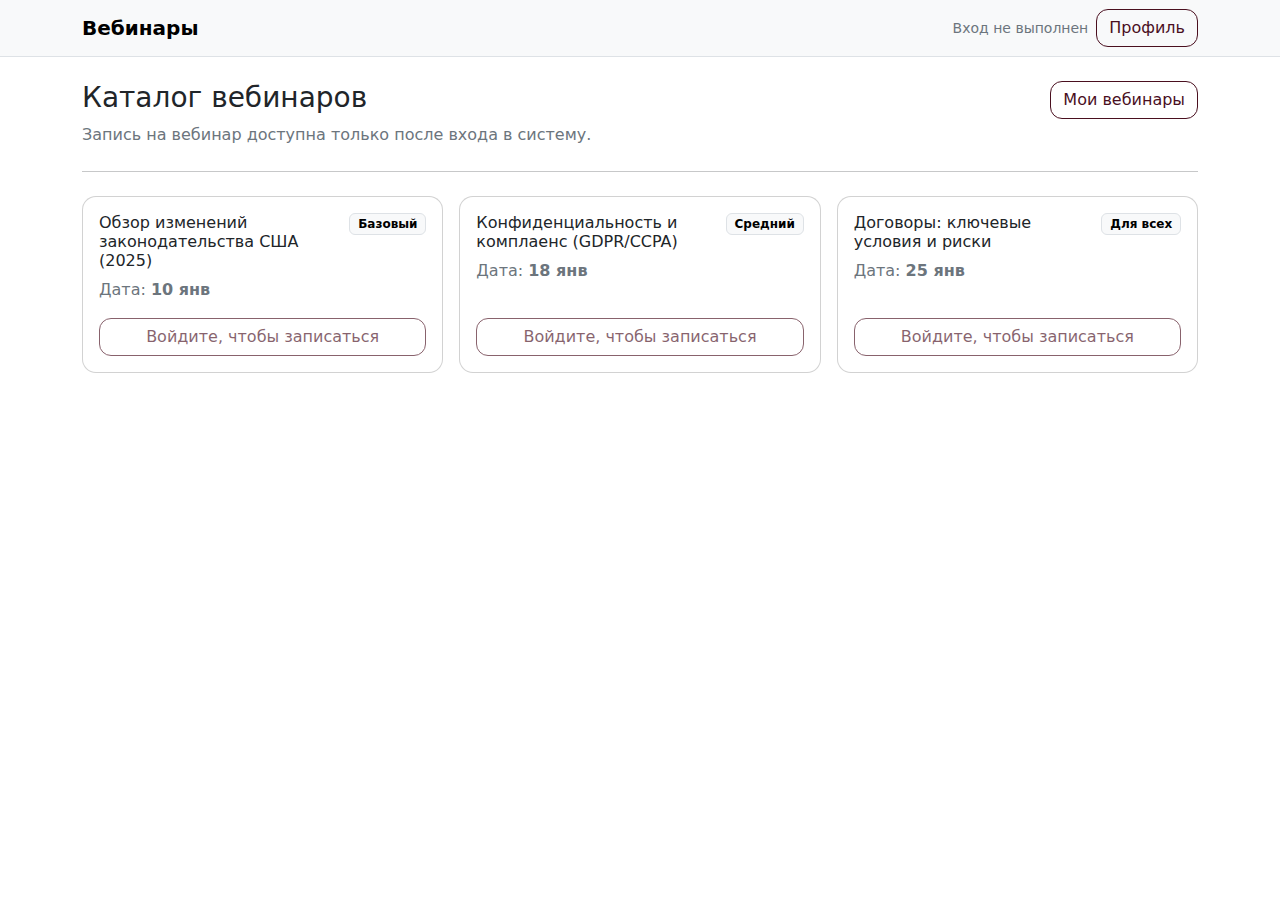
<file: index.html>
<!doctype html>
<html lang="ru">
<head>
  <meta charset="utf-8">
  <meta name="viewport" content="width=device-width, initial-scale=1">
  <title>Вебинары — ЛР-5</title>

  <!-- Bootstrap -->
  <link href="https://cdn.jsdelivr.net/npm/bootstrap@5.3.3/dist/css/bootstrap.min.css" rel="stylesheet">

  <!-- Стили (В КОРНЕ) -->
  <link href="style.css" rel="stylesheet">
</head>
<body>

<nav class="navbar navbar-expand-lg bg-body-tertiary border-bottom">
  <div class="container">
    <a class="navbar-brand fw-semibold" href="./">Вебинары</a>

    <div class="ms-auto d-flex align-items-center gap-2">
      <span id="navStatus" class="small text-secondary d-none d-md-inline"></span>
      <a class="btn btn-outline-primary" href="profile.html">Профиль</a>
    </div>
  </div>
</nav>

<main class="container py-4">
  <div class="d-flex justify-content-between align-items-start flex-wrap gap-3">
    <div>
      <h1 class="h3 mb-2">Каталог вебинаров</h1>
      <p class="text-secondary mb-0">
        Запись на вебинар доступна только после входа в систему.
      </p>
    </div>

    <a class="btn btn-outline-primary" href="profile.html#mywebinars">
      Мои вебинары
    </a>
  </div>

  <hr class="my-4">

  <div class="row g-3" id="webinarGrid"></div>
</main>

<!-- Toast уведомления -->
<div class="toast-container position-fixed bottom-0 end-0 p-3">

  <div id="joinToast" class="toast">
    <div class="toast-header">
      <strong class="me-auto">Вебинары</strong>
      <small>только что</small>
      <button type="button" class="btn-close" data-bs-dismiss="toast"></button>
    </div>
    <div class="toast-body">
      Вы успешно записались на вебинар.
    </div>
  </div>

  <div id="authToast" class="toast">
    <div class="toast-header">
      <strong class="me-auto">Вебинары</strong>
      <small>внимание</small>
      <button type="button" class="btn-close" data-bs-dismiss="toast"></button>
    </div>
    <div class="toast-body">
      Сначала войдите или зарегистрируйтесь.
    </div>
  </div>

</div>

<!-- Bootstrap JS -->
<script src="https://cdn.jsdelivr.net/npm/bootstrap@5.3.3/dist/js/bootstrap.bundle.min.js"></script>

<!-- Логика (В КОРНЕ) -->
<script src="app.js"></script>

<script>
  window.App.initIndexPage();
</script>

</body>
</html>
</file>
<file: style.css>
:root{
  --brand: #4a0f1f;
  --brand-dark: #340a15;
}

body { min-height: 100vh; }
.card { border-radius: 14px; }
.btn { border-radius: 12px; }

.btn-primary{
  background-color: var(--brand) !important;
  border-color: var(--brand) !important;
}
.btn-primary:hover,
.btn-primary:focus{
  background-color: var(--brand-dark) !important;
  border-color: var(--brand-dark) !important;
}

.btn-outline-primary{
  color: var(--brand) !important;
  border-color: var(--brand) !important;
}
.btn-outline-primary:hover,
.btn-outline-primary:focus{
  background-color: var(--brand) !important;
  border-color: var(--brand) !important;
  color: #fff !important;
}

a { color: var(--brand); }
a:hover { color: var(--brand-dark); }
</file>
